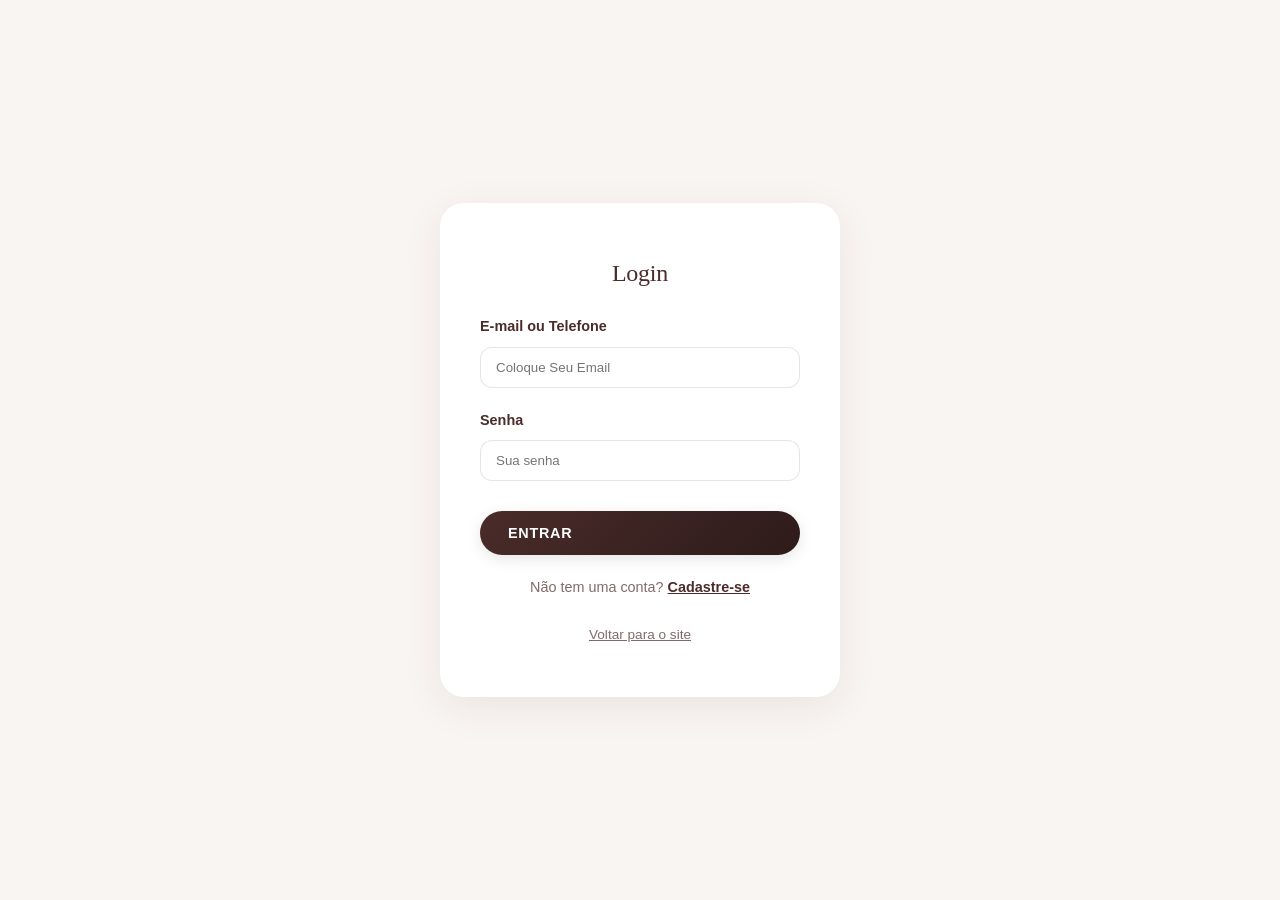
<file: index.html>
<!DOCTYPE html>
<html lang="pt-br">

<head>
    <meta charset="UTF-8">
    <meta name="viewport" content="width=device-width, initial-scale=1.0">
    <title>Ateliê Gleyci Souza | Elegância em Cada Detalhe</title>
    <meta name="description"
        content="Papelaria de luxo, encadernação artesanal e cartonagem personalizada. Peças exclusivas feitas à mão.">
    <link rel="stylesheet" href="style.css">
    <link rel="stylesheet" href="https://cdnjs.cloudflare.com/ajax/libs/font-awesome/6.4.0/css/all.min.css">
</head>

<body data-theme="nature">
    <script>
        // Bloqueia o acesso ao site para quem não estiver logado
        (function () {
            const isLogged = sessionStorage.getItem('atelie_logged_in') === 'true';
            if (!isLogged) {
                window.location.href = 'login.html';
            }
        })();
    </script>
    <header id="header">
        <div class="container nav-container">
            <a href="#" class="logo">Ateliê Gleyci Souza</a>

            <div class="nav-right">
                <nav class="nav-links">
                    <a href="#home">Início</a>
                    <a href="#top10">Mais Pedidos</a>
                    <a href="#produtos">Coleções</a>
                    <a href="#sobre">Sobre a Gleyci</a>
                </nav>

                <div id="user-profile" class="user-profile"></div>

                <button id="theme-toggle" class="icon-btn" title="Mudar Tema">
                    <i class="fas fa-palette"></i>
                </button>

                <button id="cart-toggle" class="icon-btn" title="Carrinho">
                    <i class="fas fa-shopping-bag"></i>
                    <span id="cart-count" class="cart-badge">0</span>
                </button>

                <a href="admin.html" class="icon-btn" title="Adicionar Produtos">
                    <i class="fas fa-plus-circle"></i>
                </a>
            </div>
        </div>
    </header>

    <main>
        <section id="home" class="hero fade-in">
            <div class="hero-content">
                <h1>Feito à mão, com todo o carinho para você.</h1>
                <p>Aqui no ateliê, transformamos papel e tecido em caixas, álbuns e embalagens que guardam as suas
                    melhores memórias.</p>
                <div class="hero-btns">
                    <a href="#produtos" class="btn btn-primary">Conheça Meus Trabalhos</a>
                </div>
            </div>
        </section>

        <section id="top10" class="products" style="background-color: var(--surface);">
            <div class="container">
                <div class="section-header">
                    <h2>⭐ Top 10 Mais Pedidos</h2>
                    <p>Os queridinhos dos nossos clientes. As peças mais amadas e procuradas do ateliê.</p>
                </div>
                <!-- Usaremos um flex container com scroll horizontal para os destaques -->
                <div id="top10-grid" class="product-grid"
                    style="display: flex; overflow-x: auto; padding-bottom: 20px; scroll-snap-type: x mandatory; gap: 30px;">
                    <!-- Dynamic Top 10 Products -->
                </div>
            </div>
        </section>

        <section id="produtos" class="products">
            <div class="container">
                <div class="section-header">
                    <h2>Minhas Coleções</h2>
                    <p>Cada peça é única, pensada e produzida de forma totalmente artesanal feita à mão.</p>
                </div>
                <div id="product-grid" class="product-grid">
                    <!-- Dynamic Products -->
                </div>
            </div>
        </section>

        <section id="sobre" class="about">
            <div class="container about-container">
                <div class="about-image">
                    <img src="IMG_20260121_184040.jpg" alt="Gleyci Souza">
                </div>
                <div class="about-text">
                    <h2>Oi! Eu sou a Gleyci.</h2>
                    <p>Meu trabalho é transformar sentimentos em histórias físicas através da encadernação artesanal e
                        da cartonagem de luxo.</p>
                    <p>Para mim, não se trata apenas de produtos, mas de criar o lugar perfeito para guardar as suas
                        memórias mais felizes. Eu uso os melhores materiais possíveis e dou atenção a todos os detalhes
                        para garantir que você tenha um item único no mundo.</p>
                    <p>Seja um planner para organizar a sua rotina incrível ou um álbum lindo para recordar momentos,
                        faço tudo com amor no meu ateliê.</p>
                    <div style="margin-top: 40px;">
                        <a href="https://www.instagram.com/atelie.gleycisouza/" target="_blank"
                            class="btn btn-outline">Vem dar um oi no Instagram!</a>
                    </div>
                </div>
            </div>
        </section>
    </main>

    <!-- Shopping Cart Drawer -->
    <div id="cart-overlay" class="cart-overlay"></div>
    <div id="cart-drawer" class="cart-drawer">
        <div class="cart-header">
            <h3>Seu Carrinho</h3>
            <button id="close-cart" class="icon-btn"><i class="fas fa-times"></i></button>
        </div>
        <div id="cart-items" class="cart-items">
            <!-- Cart items will appear here -->
        </div>
        <div class="cart-footer">
            <div class="cart-total">
                <span>Total:</span>
                <span id="cart-total-value">R$ 0,00</span>
            </div>
            <button id="checkout-btn" class="btn btn-primary" style="width: 100%;">Finalizar pelo WhatsApp</button>
        </div>
    </div>

    <!-- Modal de Conta / Perfil -->
    <div id="account-modal" class="account-modal">
        <div id="account-modal-backdrop" class="account-modal-backdrop"></div>
        <div class="account-modal-card fade-in">
            <h3 style="margin-bottom: 10px;">Minha Conta</h3>
            <p style="font-size: 0.9rem; color: var(--text-muted); margin-bottom: 20px;">
                Atualize seu nome e foto que aparecem aqui no site.
            </p>
            <div class="account-modal-body">
                <div class="account-photo-wrapper">
                    <img id="account-photo-preview" alt="Foto de perfil" />
                </div>
                <div class="account-form-fields">
                    <div class="form-group">
                        <label>Nome</label>
                        <input type="text" id="account-name" placeholder="Seu nome completo">
                    </div>
                    <div class="form-group">
                        <label>Nova foto de perfil</label>
                        <input type="file" id="account-photo-file" accept="image/*">
                        <small style="font-size: 0.8rem; color: var(--text-muted);">Se não escolher uma nova foto, a
                            atual será mantida.</small>
                    </div>
                    <div class="form-group">
                        <label>E-mail conectado</label>
                        <p id="account-email-label" class="account-email-label"></p>
                    </div>
                </div>
            </div>
            <div class="account-modal-actions">
                <button type="button" id="account-save-btn" class="btn btn-primary" style="width: 100%;">Salvar
                    alterações</button>
                <button type="button" id="account-unlink-btn" class="btn btn-outline"
                    style="width: 100%; margin-top: 10px;">Desvincular conta</button>
                <button type="button" id="account-close-btn" class="icon-btn"
                    style="display: block; margin: 15px auto 0; font-size: 0.9rem; opacity: 0.7;">
                    Fechar
                </button>
            </div>
        </div>
    </div>

    <footer>
        <div class="container">
            <div class="footer-grid">
                <div>
                    <h2 class="footer-logo">Ateliê Gleyci Souza</h2>
                    <p>Produzindo emoções através da cartonagem e papelaria de luxo.</p>
                </div>
                <div>
                    <h3>Links</h3>
                    <ul style="list-style: none; margin-top: 20px;">
                        <li><a href="#home">Início</a></li>
                        <li><a href="#produtos">Produtos</a></li>
                        <li><a href="#sobre">Sobre</a></li>
                    </ul>
                </div>
                <div>
                    <h3>Contato</h3>
                    <ul style="list-style: none; margin-top: 20px;">
                        <li><a href="https://wa.me/5585991871158"><i class="fab fa-whatsapp"></i> (85) 99187-1158</a>
                        </li>
                        <li><a href="https://www.instagram.com/atelie.gleycisouza/"><i class="fab fa-instagram"></i>
                                Instagram</a></li>
                    </ul>
                </div>
            </div>
            <div style="text-align: center; margin-top: 80px; opacity: 0.5; font-size: 0.8rem;">
                <p>&copy; 2026 Ateliê Gleyci Souza. Site Feito por Nicollas.</p>
            </div>
        </div>
    </footer>

    <script src="main.js"></script>
</body>

</html>
</file>
<file: style.css>
:root {
    /* Primary brand colors - Default Theme (Nature) */
    --primary: #4A2C2A;
    --primary-dark: #2D1B1A;
    --accent: #D4AF37;
    --accent-light: #F1D592;
    --bg: #F9F5F2;
    --surface: #FFFFFF;
    --text: #4A2C2A;
    --text-muted: rgba(74, 44, 42, 0.7);
    --glass: rgba(255, 255, 255, 0.85);

    /* Typography */
    --font-heading: 'Playfair Display', serif;
    --font-body: 'Inter', sans-serif;

    /* Spacing & Shadows */
    --shadow-premium: 0 10px 40px rgba(74, 44, 42, 0.08);
    --radius-lg: 24px;
    --radius-md: 12px;
    --transition: all 0.4s cubic-bezier(0.2, 0, 0.2, 1);
}

/* Pink Theme (Rosé) */
[data-theme="pink"] {
    --primary: #E8A4B8;
    --primary-dark: #D48A9F;
    --accent: #D4AF37;
    --accent-light: #F1D592;
    --bg: #FFF5F7;
    --surface: #FFFFFF;
    --text: #5D3A3A;
    --text-muted: rgba(93, 58, 58, 0.7);
    --glass: rgba(255, 255, 255, 0.9);
}

@import url('https://fonts.googleapis.com/css2?family=Inter:wght@300;400;600&family=Playfair+Display:ital,wght@0,400..900;1,400..900&display=swap');

* {
    margin: 0;
    padding: 0;
    box-sizing: border-box;
}

html {
    scroll-behavior: smooth;
}

body {
    background-color: var(--bg);
    color: var(--text);
    font-family: var(--font-body);
    line-height: 1.7;
    overflow-x: hidden;
    transition: background-color 0.5s ease;
    position: relative;
    z-index: 0;
}

/* Premium Animated Orbs Background */
body::before,
body::after {
    content: '';
    position: absolute;
    width: 600px;
    height: 600px;
    border-radius: 50%;
    filter: blur(120px);
    z-index: -1;
    opacity: 0.35;
    animation: moveOrb 25s infinite alternate ease-in-out;
    pointer-events: none;
}

body::before {
    top: -100px;
    left: -200px;
    background: var(--accent-light);
}

body::after {
    bottom: 20%;
    right: -200px;
    background: var(--primary);
    opacity: 0.15;
    animation-direction: alternate-reverse;
    animation-duration: 30s;
}

@keyframes moveOrb {
    0% {
        transform: translate(0, 0) scale(1);
    }

    50% {
        transform: translate(100px, 150px) scale(1.1);
    }

    100% {
        transform: translate(-50px, 300px) scale(0.9);
    }
}

h1,
h2,
h3 {
    font-family: var(--font-heading);
    letter-spacing: -0.01em;
    font-weight: 500;
}

p {
    color: var(--text-muted);
}

a {
    text-decoration: none;
    color: inherit;
    transition: var(--transition);
}

/* Minimalist UI Components */
.container {
    max-width: 1100px;
    margin: 0 auto;
    padding: 0 30px;
}

.btn {
    display: inline-flex;
    align-items: center;
    padding: 14px 28px;
    border-radius: 50px;
    font-weight: 600;
    font-size: 0.9rem;
    letter-spacing: 0.05em;
    text-transform: uppercase;
    cursor: pointer;
    transition: var(--transition);
    border: none;
    font-family: var(--font-body);
}

.btn-primary {
    background: linear-gradient(135deg, var(--primary), var(--primary-dark));
    color: white;
    box-shadow: 0 4px 15px rgba(0, 0, 0, 0.1);
}

.btn-primary:hover {
    transform: translateY(-3px);
    box-shadow: 0 10px 25px rgba(0, 0, 0, 0.15);
    opacity: 0.95;
}

.btn:active {
    transform: translateY(1px) scale(0.97);
    box-shadow: 0 4px 10px rgba(0, 0, 0, 0.12);
}

.btn-outline {
    border: 1px solid var(--primary);
    color: var(--primary);
    background: transparent;
}

.btn-outline:hover {
    background: var(--primary);
    color: white;
}

/* Header */
header {
    position: fixed;
    top: 0;
    width: 100%;
    z-index: 1000;
    padding: 30px 0;
    transition: var(--transition);
}

header.scrolled {
    background: var(--glass);
    backdrop-filter: blur(20px);
    -webkit-backdrop-filter: blur(20px);
    padding: 15px 0;
    box-shadow: 0 1px 0 rgba(0, 0, 0, 0.05);
}

.nav-container {
    display: flex;
    justify-content: space-between;
    align-items: center;
}

.logo {
    font-family: var(--font-heading);
    font-size: 1.6rem;
    font-weight: 600;
    color: var(--primary);
}

.nav-right {
    display: flex;
    align-items: center;
    gap: 30px;
}

.user-profile {
    display: flex;
    align-items: center;
    gap: 10px;
}

.user-profile-inner {
    display: inline-flex;
    align-items: center;
    gap: 8px;
    padding: 4px 10px;
    border-radius: 999px;
    background: rgba(255, 255, 255, 0.6);
    box-shadow: 0 4px 12px rgba(0, 0, 0, 0.06);
}

.user-profile-inner img,
.user-avatar-placeholder {
    width: 32px;
    height: 32px;
    border-radius: 50%;
    overflow: hidden;
    display: flex;
    align-items: center;
    justify-content: center;
}

.user-profile-inner img {
    object-fit: cover;
}

.user-avatar-placeholder {
    background: var(--primary);
    color: #fff;
    font-size: 0.9rem;
}

.user-profile-name {
    font-size: 0.8rem;
    font-weight: 600;
    letter-spacing: 0.05em;
    text-transform: uppercase;
    color: var(--text);
}

/* Modal de Conta / Perfil */
.account-modal {
    position: fixed;
    inset: 0;
    display: none;
    align-items: center;
    justify-content: center;
    z-index: 2100;
}

.account-modal.open {
    display: flex;
}

.account-modal-backdrop {
    position: absolute;
    inset: 0;
    background: rgba(0, 0, 0, 0.35);
}

.account-modal-card {
    position: relative;
    background: var(--surface);
    border-radius: var(--radius-lg);
    box-shadow: var(--shadow-premium);
    padding: 30px;
    max-width: 480px;
    width: calc(100% - 40px);
    z-index: 1;
}

.account-modal-body {
    display: grid;
    grid-template-columns: 120px 1fr;
    gap: 20px;
    align-items: flex-start;
    margin-bottom: 20px;
}

.account-photo-wrapper {
    width: 110px;
    height: 110px;
    border-radius: 50%;
    overflow: hidden;
    border: 2px solid rgba(0, 0, 0, 0.08);
    display: flex;
    align-items: center;
    justify-content: center;
    background: var(--bg);
}

.account-photo-wrapper img {
    width: 100%;
    height: 100%;
    object-fit: cover;
}

.account-email-label {
    font-size: 0.85rem;
    color: var(--text-muted);
    word-break: break-all;
}

.account-modal-actions {
    margin-top: 10px;
}

@media (max-width: 600px) {
    .account-modal-card {
        padding: 20px;
    }

    .account-modal-body {
        grid-template-columns: 1fr;
        justify-items: center;
    }
}

.nav-links {
    display: flex;
    gap: 30px;
}

.nav-links a {
    font-size: 0.85rem;
    font-weight: 500;
    letter-spacing: 0.1em;
    text-transform: uppercase;
    color: var(--text);
    opacity: 0.7;
}

.nav-links a:hover {
    opacity: 1;
    color: var(--accent);
}

.icon-btn {
    background: none;
    border: none;
    cursor: pointer;
    color: var(--text);
    position: relative;
    padding: 8px;
    transition: var(--transition);
}

.icon-btn:hover {
    color: var(--accent);
    transform: scale(1.1);
}

.icon-btn:active {
    transform: scale(0.9) translateY(1px);
}

/* Hero Section */
.hero {
    height: 100vh;
    display: flex;
    align-items: center;
    justify-content: center;
    text-align: center;
    padding-top: 80px;
    background: radial-gradient(circle at center, var(--surface) 0%, var(--bg) 100%);
}

.hero-content {
    max-width: 800px;
}

.hero h1 {
    font-size: 4rem;
    margin-bottom: 25px;
    line-height: 1.1;
}

@media (max-width: 768px) {
    .hero h1 {
        font-size: 2.5rem;
    }
}

.hero p {
    font-size: 1.2rem;
    margin-bottom: 40px;
    max-width: 600px;
    margin-left: auto;
    margin-right: auto;
}

/* Products Section */
.products {
    padding: 120px 0;
}

.section-header {
    margin-bottom: 80px;
    text-align: center;
}

.section-header h2 {
    font-size: 2.5rem;
    margin-bottom: 20px;
}

.product-grid {
    display: grid;
    grid-template-columns: repeat(auto-fill, minmax(320px, 1fr));
    gap: 50px;
}

.product-card {
    background: rgba(255, 255, 255, 0.65);
    backdrop-filter: blur(12px);
    -webkit-backdrop-filter: blur(12px);
    border: 1px solid rgba(255, 255, 255, 0.4);
    border-radius: var(--radius-lg);
    overflow: hidden;
    transition: var(--transition);
    box-shadow: 0 8px 32px rgba(0, 0, 0, 0.04);
}

.product-card:hover {
    transform: translateY(-10px);
}

.product-image {
    aspect-ratio: 1/1;
    overflow: hidden;
    position: relative;
    border-radius: var(--radius-lg);
}

.product-image img {
    width: 100%;
    height: 100%;
    object-fit: cover;
    transition: transform 0.6s cubic-bezier(0.2, 0, 0.2, 1);
}

.product-card:hover .product-image img {
    transform: scale(1.05);
}

.product-info {
    padding: 25px 5px;
}

.product-name {
    font-size: 1.3rem;
    margin-bottom: 8px;
}

.product-price {
    font-size: 1.1rem;
    color: var(--accent);
    font-weight: 600;
    margin-bottom: 20px;
}

/* About Section */
.about {
    padding: 120px 0;
    background: var(--surface);
}

.about-container {
    display: grid;
    grid-template-columns: 1fr 1fr;
    gap: 80px;
    align-items: center;
}

@media (max-width: 768px) {
    .about-container {
        grid-template-columns: 1fr;
        gap: 40px;
    }
}

.about-text h2 {
    font-size: 3rem;
    margin-bottom: 30px;
}

.about-text p {
    margin-bottom: 20px;
    font-size: 1.1rem;
}

.about-image img {
    width: 100%;
    border-radius: var(--radius-lg);
    box-shadow: var(--shadow-premium);
    animation: float 6s ease-in-out infinite;
}

@keyframes float {
    0% {
        transform: translateY(0px);
    }

    50% {
        transform: translateY(-15px);
    }

    100% {
        transform: translateY(0px);
    }
}

/* Cart Toggle Drawer */
.cart-drawer {
    position: fixed;
    right: -400px;
    top: 0;
    width: 400px;
    height: 100vh;
    background: var(--surface);
    z-index: 2000;
    box-shadow: -10px 0 50px rgba(0, 0, 0, 0.1);
    transition: var(--transition);
    padding: 40px;
    display: flex;
    flex-direction: column;
}

.cart-drawer.open {
    right: 0;
}

.cart-header {
    display: flex;
    justify-content: space-between;
    align-items: center;
    margin-bottom: 40px;
}

.cart-items {
    flex-grow: 1;
    overflow-y: auto;
}

.cart-item {
    display: flex;
    gap: 15px;
    margin-bottom: 25px;
    padding-bottom: 20px;
    border-bottom: 1px solid rgba(0, 0, 0, 0.05);
}

.cart-item img {
    width: 80px;
    height: 80px;
    object-fit: cover;
    border-radius: var(--radius-md);
}

.cart-footer {
    padding-top: 30px;
    border-top: 1px solid rgba(0, 0, 0, 0.05);
}

.cart-total {
    display: flex;
    justify-content: space-between;
    font-size: 1.3rem;
    font-weight: 600;
    margin-bottom: 30px;
}

.cart-overlay {
    position: fixed;
    inset: 0;
    background: rgba(0, 0, 0, 0.2);
    z-index: 1999;
    opacity: 0;
    visibility: hidden;
    transition: var(--transition);
}

.cart-overlay.show {
    opacity: 1;
    visibility: visible;
}

.cart-badge {
    position: absolute;
    top: 0;
    right: 0;
    background: var(--accent);
    color: white;
    font-size: 0.65rem;
    width: 18px;
    height: 18px;
    border-radius: 50%;
    display: flex;
    align-items: center;
    justify-content: center;
    font-weight: 700;
}

@keyframes cartPulse {
    0% {
        transform: scale(1);
    }

    40% {
        transform: scale(1.2);
    }

    100% {
        transform: scale(1);
    }
}

.cart-pulse {
    animation: cartPulse 0.35s ease-out;
}

/* Footer & Other */
footer {
    padding: 100px 0 50px;
    background: var(--bg);
    border-top: 1px solid rgba(0, 0, 0, 0.05);
}

.footer-grid {
    display: grid;
    grid-template-columns: 2fr 1fr 1fr;
    gap: 50px;
}

@media (max-width: 768px) {
    .footer-grid {
        grid-template-columns: 1fr;
    }
}

.footer-logo {
    font-family: var(--font-heading);
    font-size: 1.5rem;
    margin-bottom: 20px;
}

.fade-in {
    animation: fadeIn 1s var(--transition) forwards;
}

@keyframes fadeIn {
    from {
        opacity: 0;
        transform: translateY(30px);
    }

    to {
        opacity: 1;
        transform: translateY(0);
    }
}

/* --- Mobile Improvements --- */
@media (max-width: 768px) {
    .nav-container {
        flex-direction: column;
        gap: 15px;
    }

    .nav-links {
        gap: 15px;
        flex-wrap: wrap;
        justify-content: center;
    }

    .nav-right {
        gap: 15px;
    }

    .hero {
        padding-top: 120px;
    }

    .cart-drawer {
        width: 100%;
        right: -100%;
    }

    .cart-drawer.open {
        right: 0;
    }
}
</file>
